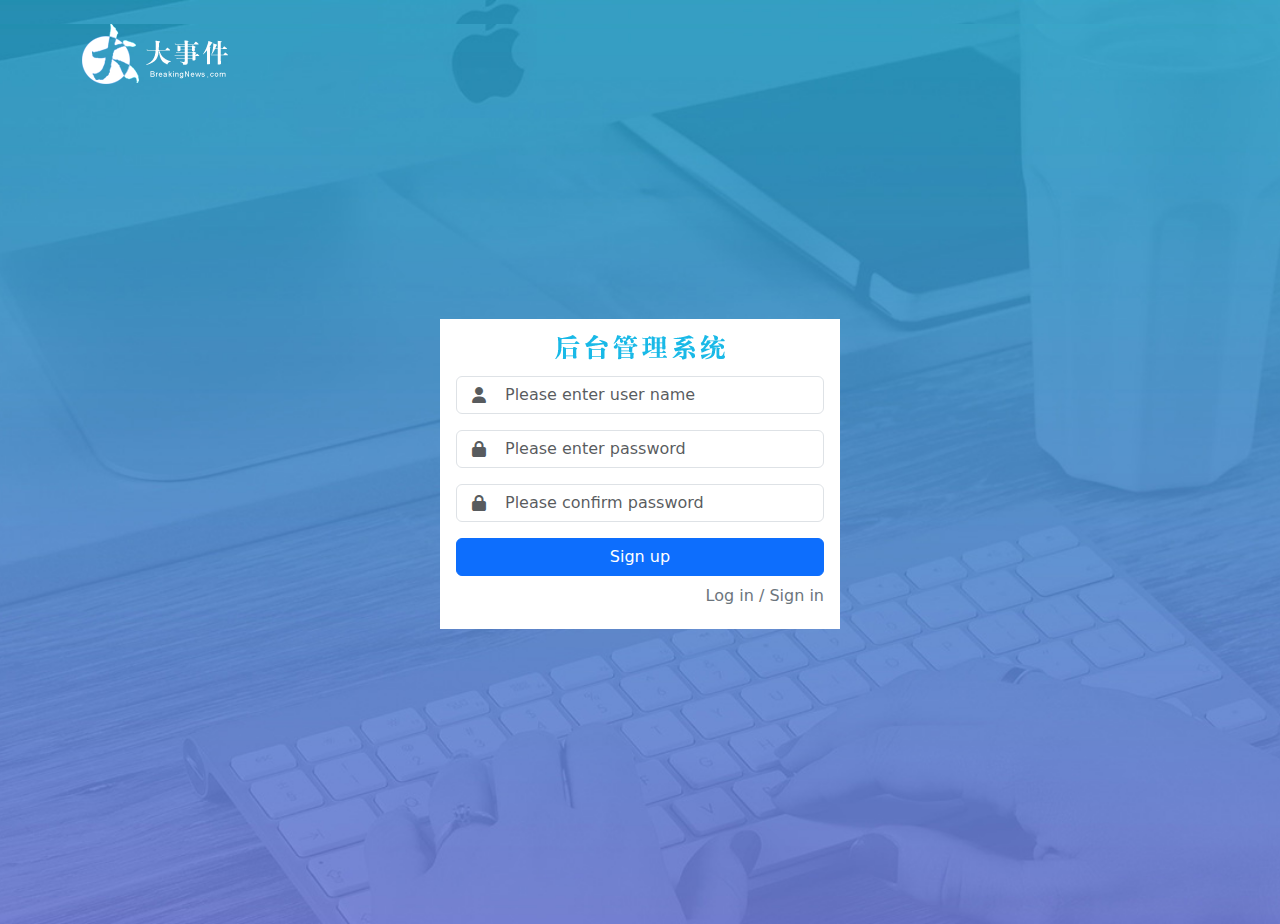
<file: login.html>
<!DOCTYPE html>
<html lang="en">

<head>
    <meta charset="UTF-8">
    <meta name="viewport" content="width=device-width, initial-scale=1.0">
    <title>Big News</title>
    <link rel="stylesheet" href="/assets/css/login.css">
    <!-- 引入 Bootstrap 5 的 CSS -->
    <link href="https://cdn.jsdelivr.net/npm/bootstrap@5.3.0/dist/css/bootstrap.min.css" rel="stylesheet">
    <!-- 引入Font Awesome 的 CSS -->
    <link rel="stylesheet" href="https://cdnjs.cloudflare.com/ajax/libs/font-awesome/6.4.0/css/all.min.css">
   
</head>

<body>
    <!-- logo -->
    <div class="container mt-4"><img src="/assets/images/logo.png" alt="">
    </div>

    <!-- 内容区域 -->
    <!-- sign up form -->
    <form class=" mb-3 mt-4 mx-auto p-3" id="registerForm">
        <!-- <label for="" class="form-label">Name</label> -->
        <img src="/assets/images/login_title.png" alt="this is the title of the form" class="mx-auto mb-3  d-block">
        <!-- username -->
        <div class="position-relative">
            <input type="text" name="username" id="registerUsername" class="form-control mb-3 ps-5"
                placeholder="Please enter user name" autocomplete="off" aria-describedby="helpId" required
                 />
            <i class="fa-solid fa-user position-absolute top-50 start-0 translate-middle-y ms-3 text-muted"></i>
        </div>
        <!-- password -->
        <div class="position-relative">
            <input type="password" name="psd" id="registerPassword" class="form-control mb-3 ps-5"
                placeholder="Please enter password" aria-describedby="helpId" autocomplete="off" required
                 />
            <i class="fa-solid fa-lock position-absolute top-50 start-0 translate-middle-y ms-3 text-muted "></i>
        </div>
        <!-- password confirmation -->
        <div class="position-relative">
            <input type="password" name="psd" id="psd2" class="form-control mb-3 ps-5"
                placeholder="Please confirm password" aria-describedby="helpId" autocomplete="off" required
                 />
            <i class="fa-solid fa-lock position-absolute top-50 start-0 translate-middle-y ms-3 text-muted"></i>
        </div>

        <div class="d-grid mb-2">
            <button type="submit" class="btn btn-primary " id="btnSignUp">Sign up</button>
        </div>
        <div class="text-end">
            <a href="javascript:;" id="link_reg" class="text-decoration-none text-secondary">Log in /
                Sign in</a>
        </div>

    </form>
    <!--sign in  -->
    <!-- sign in form -->
    <form class="mb-3 mt-4 mx-auto p-3 d-none" id="loginForm">
        <!-- <label for="" class="form-label">Name</label> -->
        <img src="/assets/images/login_title.png" alt="this is the title of the form" class="mx-auto mb-3  d-block">
        <!-- username -->
        <div class="position-relative">
            <input type="text" name="username" id="loginUsername" class="form-control mb-3 ps-5"
                placeholder="Please enter user name" aria-describedby="helpId" autocomplete="off" required
                 />
            <i class="fa-solid fa-user position-absolute top-50 start-0 translate-middle-y ms-3 text-muted"></i>
        </div>
        <!-- password -->
        <div class="position-relative">
            <input type="password" name="password" id="loginPassword" class="form-control mb-3 ps-5"
                placeholder="Please enter password" aria-describedby="helpId" autocomplete="off" required
                />
            <i class="fa-solid fa-lock position-absolute top-50 start-0 translate-middle-y ms-3 text-muted "></i>
        </div>
        <!-- Button -->
        <div class="d-grid mb-2 " id="signGap">
            <button type="submit" class="btn btn-primary " id="btnSingIn">Sign in</button>
        </div>
        <!-- 右边切换链接 -->
        <div class="text-end">
            <a href="javascript:;" id="link_login" class="text-decoration-none text-secondary">Sign up</a>
        </div>

    </form>


    <!-- layui 的js -->
    <!-- <script src="/assets/lib/layui/layui.all.js"></script> -->
    <script src="https://cdn.jsdelivr.net/npm/bootstrap@5.3.0/dist/js/bootstrap.bundle.min.js"></script>
    <!-- 引入 jQuery 3.6.0（推荐稳定版） -->
    <script src="https://code.jquery.com/jquery-3.6.0.min.js"></script>
    <!-- 自己写的javascript -->
    <script src="/assets/js/login.js"></script>
    

</body>

</html>
</file>
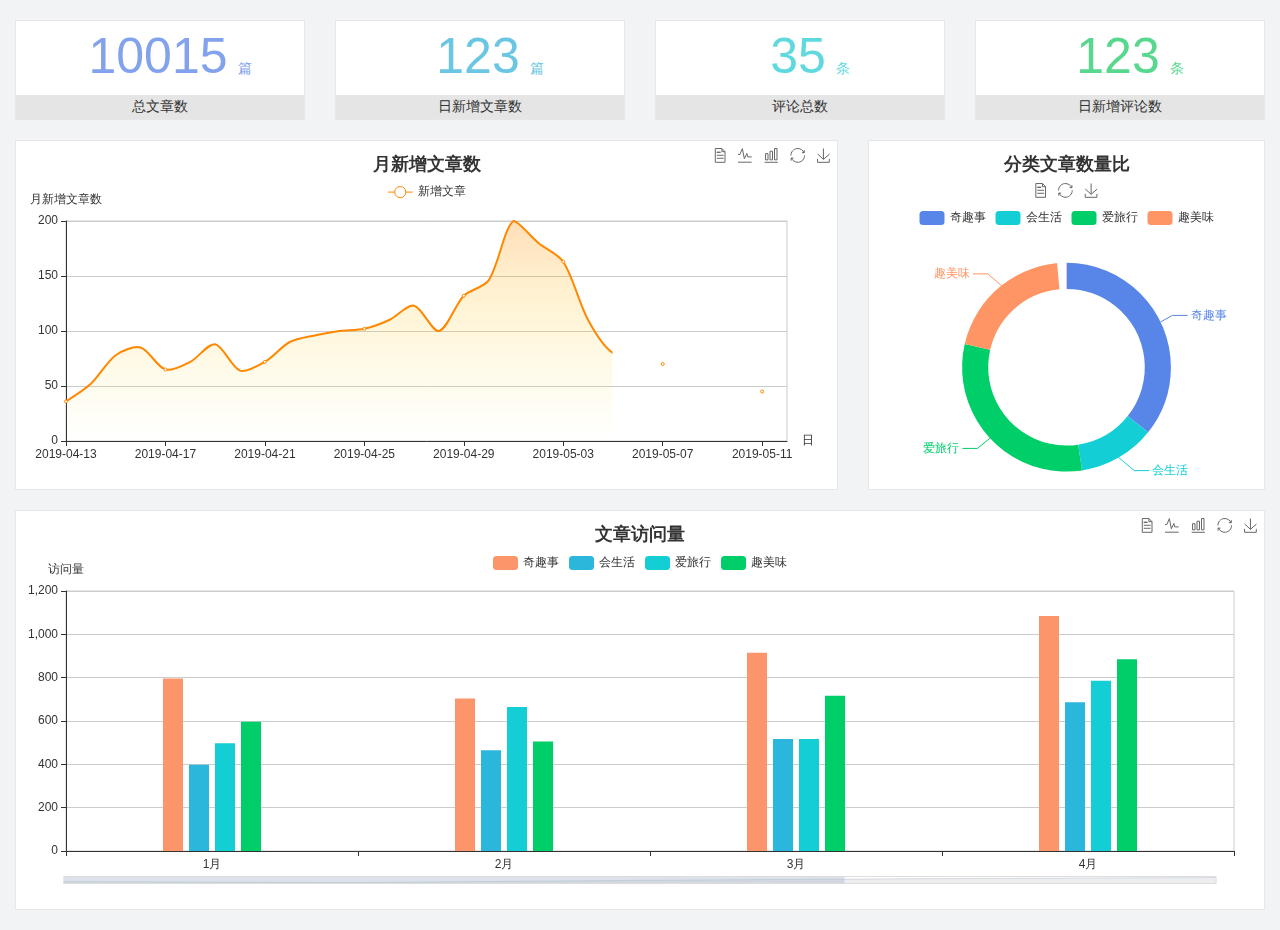
<file: home/dashboard.html>
<!DOCTYPE html>
<html lang="en">

<head>
  <meta charset="UTF-8">
  <meta name="viewport" content="width=device-width, initial-scale=1.0">
  <meta http-equiv="X-UA-Compatible" content="ie=edge">
  <title>图表统计</title>
  <link rel="stylesheet" href="../../assets/lib/bootstrap.css" />
  <link rel="stylesheet" href="../../assets/lib/main.css" />
  <script src="../../assets/lib/jquery.js"></script>
  <script type="text/javascript" src="../../assets/lib/echarts.min.js"></script>
</head>

<body>
  <div class="container-fluid">
    <div class="row spannel_list">
      <div class="col-sm-3 col-xs-6">
        <div class="spannel">
          <em>10015</em><span>篇</span>
          <b>总文章数</b>
        </div>
      </div>
      <div class="col-sm-3 col-xs-6">
        <div class="spannel scolor01">
          <em>123</em><span>篇</span>
          <b>日新增文章数</b>
        </div>
      </div>
      <div class="col-sm-3 col-xs-6">
        <div class="spannel scolor02">
          <em>35</em><span>条</span>
          <b>评论总数</b>
        </div>
      </div>
      <div class="col-sm-3 col-xs-6">
        <div class="spannel scolor03">
          <em>123</em><span>条</span>
          <b>日新增评论数</b>
        </div>
      </div>
    </div>
  </div>

  <div class="container-fluid">
    <div class="row curve-pie">
      <div class="col-lg-8 col-md-8">
        <div class="gragh_pannel" id="curve_show"></div>
      </div>
      <div class="col-lg-4 col-md-4">
        <div class="gragh_pannel" id="pie_show"></div>
      </div>
    </div>
  </div>

  <div class="container-fluid">
    <div class="column_pannel" id="column_show"></div>
  </div>

  <script>
    var oChart = echarts.init(document.getElementById('curve_show'));
    var aList_all = [
      { 'count': 36, 'date': '2019-04-13' },
      { 'count': 52, 'date': '2019-04-14' },
      { 'count': 78, 'date': '2019-04-15' },
      { 'count': 85, 'date': '2019-04-16' },
      { 'count': 65, 'date': '2019-04-17' },
      { 'count': 72, 'date': '2019-04-18' },
      { 'count': 88, 'date': '2019-04-19' },
      { 'count': 64, 'date': '2019-04-20' },
      { 'count': 72, 'date': '2019-04-21' },
      { 'count': 90, 'date': '2019-04-22' },
      { 'count': 96, 'date': '2019-04-23' },
      { 'count': 100, 'date': '2019-04-24' },
      { 'count': 102, 'date': '2019-04-25' },
      { 'count': 110, 'date': '2019-04-26' },
      { 'count': 123, 'date': '2019-04-27' },
      { 'count': 100, 'date': '2019-04-28' },
      { 'count': 132, 'date': '2019-04-29' },
      { 'count': 146, 'date': '2019-04-30' },
      { 'count': 200, 'date': '2019-05-01' },
      { 'count': 180, 'date': '2019-05-02' },
      { 'count': 163, 'date': '2019-05-03' },
      { 'count': 110, 'date': '2019-05-04' },
      { 'count': 80, 'date': '2019-05-05' },
      { 'count': 82, 'date': '2019-05-06' },
      { 'count': 70, 'date': '2019-05-07' },
      { 'count': 65, 'date': '2019-05-08' },
      { 'count': 54, 'date': '2019-05-09' },
      { 'count': 40, 'date': '2019-05-10' },
      { 'count': 45, 'date': '2019-05-11' },
      { 'count': 38, 'date': '2019-05-12' },
    ];

    let aCount = [];
    let aDate = [];

    for (var i = 0; i < aList_all.length; i++) {
      aCount.push(aList_all[i].count);
      aDate.push(aList_all[i].date);
    }

    var chartopt = {
      title: {
        text: '月新增文章数',
        left: 'center',
        top: '10'
      },
      tooltip: {
        trigger: 'axis'
      },
      legend: {
        data: ['新增文章'],
        top: '40'
      },
      toolbox: {
        show: true,
        feature: {
          mark: { show: true },
          dataView: { show: true, readOnly: false },
          magicType: { show: true, type: ['line', 'bar'] },
          restore: { show: true },
          saveAsImage: { show: true }
        }
      },
      calculable: true,
      xAxis: [
        {
          name: '日',
          type: 'category',
          boundaryGap: false,
          data: aDate
        }
      ],
      yAxis: [
        {
          name: '月新增文章数',
          type: 'value'
        }
      ],
      series: [
        {
          name: '新增文章',
          type: 'line',
          smooth: true,
          itemStyle: { normal: { areaStyle: { type: 'default' }, color: '#f80' }, lineStyle: { color: '#f80' } },
          data: aCount
        }],
      areaStyle: {
        normal: {
          color: new echarts.graphic.LinearGradient(0, 0, 0, 1, [{
            offset: 0,
            color: 'rgba(255,136,0,0.39)'
          }, {
            offset: .34,
            color: 'rgba(255,180,0,0.25)'
          }, {
            offset: 1,
            color: 'rgba(255,222,0,0.00)'
          }])

        }
      },
      grid: {
        show: true,
        x: 50,
        x2: 50,
        y: 80,
        height: 220
      }
    };

    oChart.setOption(chartopt);


    var oPie = echarts.init(document.getElementById('pie_show'));
    var oPieopt =
    {
      title: {
        top: 10,
        text: '分类文章数量比',
        x: 'center'
      },
      tooltip: {
        trigger: 'item',
        formatter: "{a} <br/>{b} : {c} ({d}%)"
      },
      color: ['#5885e8', '#13cfd5', '#00ce68', '#ff9565'],
      legend: {
        x: 'center',
        top: 65,
        data: ['奇趣事', '会生活', '爱旅行', '趣美味']
      },
      toolbox: {
        show: true,
        x: 'center',
        top: 35,
        feature: {
          mark: { show: true },
          dataView: { show: true, readOnly: false },
          magicType: {
            show: true,
            type: ['pie', 'funnel'],
            option: {
              funnel: {
                x: '25%',
                width: '50%',
                funnelAlign: 'left',
                max: 1548
              }
            }
          },
          restore: { show: true },
          saveAsImage: { show: true }
        }
      },
      calculable: true,
      series: [
        {
          name: '访问来源',
          type: 'pie',
          radius: ['45%', '60%'],
          center: ['50%', '65%'],
          data: [
            { value: 300, name: '奇趣事' },
            { value: 100, name: '会生活' },
            { value: 260, name: '爱旅行' },
            { value: 180, name: '趣美味' }
          ]
        }
      ]
    };
    oPie.setOption(oPieopt);



    var oColumn = this.echarts.init(document.getElementById('column_show'));
    var oColumnopt =
    {
      title: {
        text: '文章访问量',
        left: 'center',
        top: '10'
      },
      tooltip: {
        trigger: 'axis'
      },
      legend: {
        data: ['奇趣事', '会生活', '爱旅行', '趣美味'],
        top: '40'
      },
      toolbox: {
        show: true,
        feature: {
          mark: { show: true },
          dataView: { show: true, readOnly: false },
          magicType: { show: true, type: ['line', 'bar'] },
          restore: { show: true },
          saveAsImage: { show: true }
        }
      },
      calculable: true,
      xAxis: [
        {
          type: 'category',
          data: ['1月', '2月', '3月', '4月', '5月']
        }
      ],
      yAxis: [
        {
          name: '访问量',
          type: 'value'
        }
      ],
      series: [
        {
          name: '奇趣事',
          type: 'bar',
          barWidth: 20,
          itemStyle: {
            normal: { areaStyle: { type: 'default' }, color: '#fd956a' }
          },
          data: [800, 708, 920, 1090, 1200]
        },
        {
          name: '会生活',
          type: 'bar',
          barWidth: 20,
          itemStyle: {
            normal: { areaStyle: { type: 'default' }, color: '#2bb6db' }
          },
          data: [400, 468, 520, 690, 800]
        },
        {
          name: '爱旅行',
          type: 'bar',
          barWidth: 20,
          itemStyle: {
            normal: { areaStyle: { type: 'default' }, color: '#13cfd5' }
          },
          data: [500, 668, 520, 790, 900]
        },
        {
          name: '趣美味',
          type: 'bar',
          barWidth: 20,
          itemStyle: {
            normal: { areaStyle: { type: 'default' }, color: '#00ce68' }
          },
          data: [600, 508, 720, 890, 1000]
        }
      ],
      grid: {
        show: true,
        x: 50,
        x2: 30,
        y: 80,
        height: 260
      },
      dataZoom: [//给x轴设置滚动条
        {
          start: 0,//默认为0
          end: 100 - 1000 / 31,//默认为100
          type: 'slider',
          show: true,
          xAxisIndex: [0],
          handleSize: 0,//滑动条的 左右2个滑动条的大小
          height: 8,//组件高度
          left: 45, //左边的距离
          right: 50,//右边的距离
          bottom: 26,//右边的距离
          handleColor: '#ddd',//h滑动图标的颜色
          handleStyle: {
            borderColor: "#cacaca",
            borderWidth: "1",
            shadowBlur: 2,
            background: "#ddd",
            shadowColor: "#ddd",
          }
        }]
    };
    oColumn.setOption(oColumnopt);
  </script>
</body>

</html>
</file>
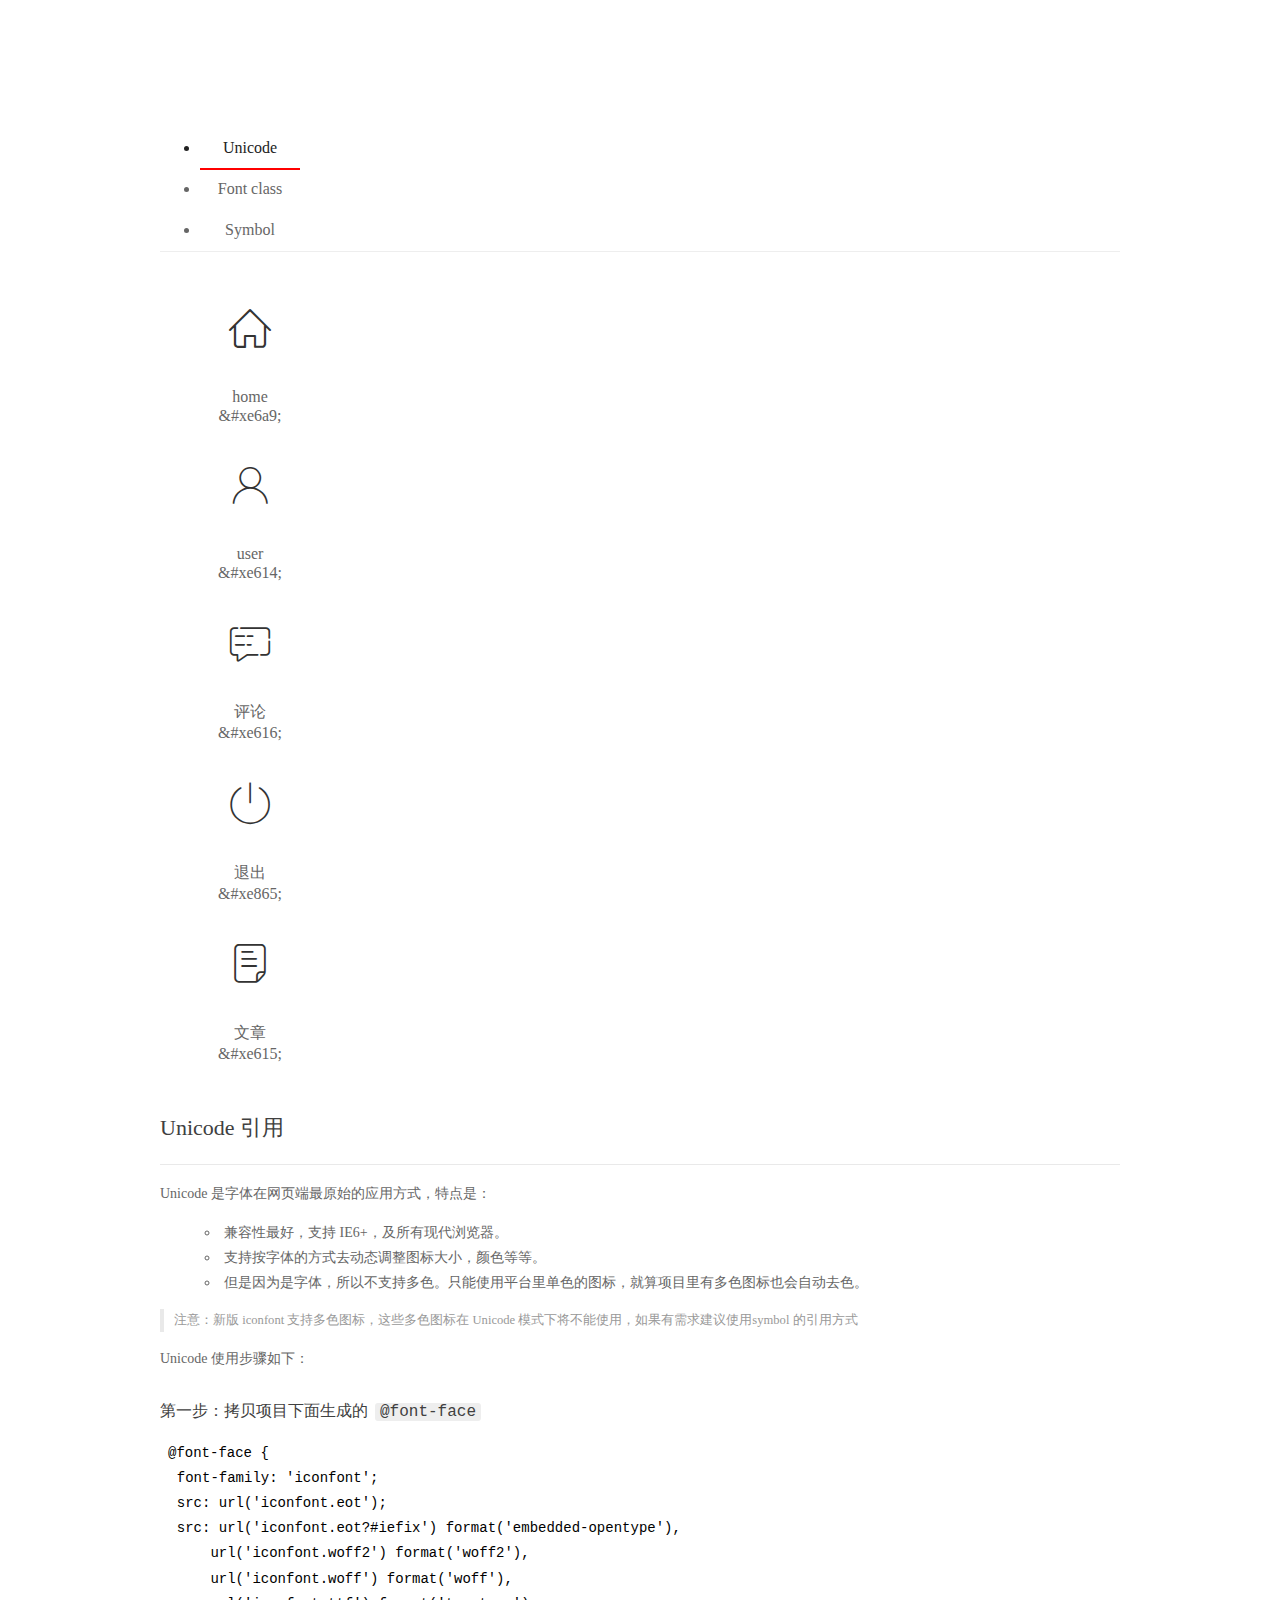
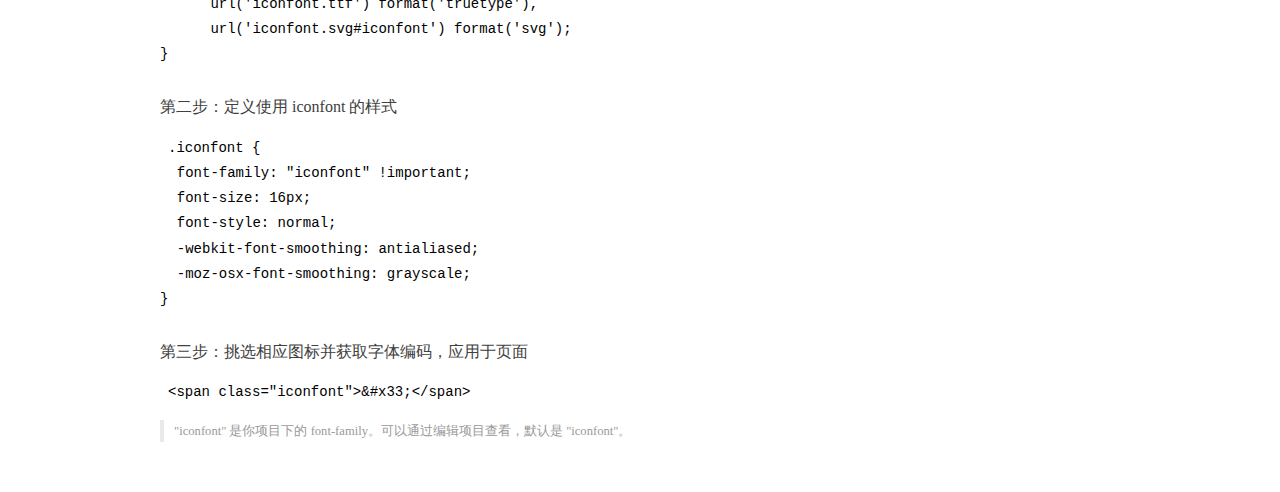
<file: assets/fonts/demo_index.html>
<!DOCTYPE html>
<html>
<head>
  <meta charset="utf-8"/>
  <title>IconFont Demo</title>
  <link rel="shortcut icon" href="https://gtms04.alicdn.com/tps/i4/TB1_oz6GVXXXXaFXpXXJDFnIXXX-64-64.ico" type="image/x-icon"/>
  <link rel="stylesheet" href="https://g.alicdn.com/thx/cube/1.3.2/cube.min.css">
  <link rel="stylesheet" href="demo.css">
  <link rel="stylesheet" href="iconfont.css">
  <script src="iconfont.js"></script>
  <!-- jQuery -->
  <script src="https://a1.alicdn.com/oss/uploads/2018/12/26/7bfddb60-08e8-11e9-9b04-53e73bb6408b.js"></script>
  <!-- 代码高亮 -->
  <script src="https://a1.alicdn.com/oss/uploads/2018/12/26/a3f714d0-08e6-11e9-8a15-ebf944d7534c.js"></script>
</head>
<body>
  <div class="main">
    <h1 class="logo"><a href="https://www.iconfont.cn/" title="iconfont 首页" target="_blank">&#xe86b;</a></h1>
    <div class="nav-tabs">
      <ul id="tabs" class="dib-box">
        <li class="dib active"><span>Unicode</span></li>
        <li class="dib"><span>Font class</span></li>
        <li class="dib"><span>Symbol</span></li>
      </ul>
      
    </div>
    <div class="tab-container">
      <div class="content unicode" style="display: block;">
          <ul class="icon_lists dib-box">
          
            <li class="dib">
              <span class="icon iconfont">&#xe6a9;</span>
                <div class="name">home</div>
                <div class="code-name">&amp;#xe6a9;</div>
              </li>
          
            <li class="dib">
              <span class="icon iconfont">&#xe614;</span>
                <div class="name">user</div>
                <div class="code-name">&amp;#xe614;</div>
              </li>
          
            <li class="dib">
              <span class="icon iconfont">&#xe616;</span>
                <div class="name">评论</div>
                <div class="code-name">&amp;#xe616;</div>
              </li>
          
            <li class="dib">
              <span class="icon iconfont">&#xe865;</span>
                <div class="name">退出</div>
                <div class="code-name">&amp;#xe865;</div>
              </li>
          
            <li class="dib">
              <span class="icon iconfont">&#xe615;</span>
                <div class="name">文章</div>
                <div class="code-name">&amp;#xe615;</div>
              </li>
          
          </ul>
          <div class="article markdown">
          <h2 id="unicode-">Unicode 引用</h2>
          <hr>

          <p>Unicode 是字体在网页端最原始的应用方式，特点是：</p>
          <ul>
            <li>兼容性最好，支持 IE6+，及所有现代浏览器。</li>
            <li>支持按字体的方式去动态调整图标大小，颜色等等。</li>
            <li>但是因为是字体，所以不支持多色。只能使用平台里单色的图标，就算项目里有多色图标也会自动去色。</li>
          </ul>
          <blockquote>
            <p>注意：新版 iconfont 支持多色图标，这些多色图标在 Unicode 模式下将不能使用，如果有需求建议使用symbol 的引用方式</p>
          </blockquote>
          <p>Unicode 使用步骤如下：</p>
          <h3 id="-font-face">第一步：拷贝项目下面生成的 <code>@font-face</code></h3>
<pre><code class="language-css"
>@font-face {
  font-family: 'iconfont';
  src: url('iconfont.eot');
  src: url('iconfont.eot?#iefix') format('embedded-opentype'),
      url('iconfont.woff2') format('woff2'),
      url('iconfont.woff') format('woff'),
      url('iconfont.ttf') format('truetype'),
      url('iconfont.svg#iconfont') format('svg');
}
</code></pre>
          <h3 id="-iconfont-">第二步：定义使用 iconfont 的样式</h3>
<pre><code class="language-css"
>.iconfont {
  font-family: "iconfont" !important;
  font-size: 16px;
  font-style: normal;
  -webkit-font-smoothing: antialiased;
  -moz-osx-font-smoothing: grayscale;
}
</code></pre>
          <h3 id="-">第三步：挑选相应图标并获取字体编码，应用于页面</h3>
<pre>
<code class="language-html"
>&lt;span class="iconfont"&gt;&amp;#x33;&lt;/span&gt;
</code></pre>
          <blockquote>
            <p>"iconfont" 是你项目下的 font-family。可以通过编辑项目查看，默认是 "iconfont"。</p>
          </blockquote>
          </div>
      </div>
      <div class="content font-class">
        <ul class="icon_lists dib-box">
          
          <li class="dib">
            <span class="icon iconfont icon-home"></span>
            <div class="name">
              home
            </div>
            <div class="code-name">.icon-home
            </div>
          </li>
          
          <li class="dib">
            <span class="icon iconfont icon-user"></span>
            <div class="name">
              user
            </div>
            <div class="code-name">.icon-user
            </div>
          </li>
          
          <li class="dib">
            <span class="icon iconfont icon-pinglun"></span>
            <div class="name">
              评论
            </div>
            <div class="code-name">.icon-pinglun
            </div>
          </li>
          
          <li class="dib">
            <span class="icon iconfont icon-tuichu"></span>
            <div class="name">
              退出
            </div>
            <div class="code-name">.icon-tuichu
            </div>
          </li>
          
          <li class="dib">
            <span class="icon iconfont icon-16"></span>
            <div class="name">
              文章
            </div>
            <div class="code-name">.icon-16
            </div>
          </li>
          
        </ul>
        <div class="article markdown">
        <h2 id="font-class-">font-class 引用</h2>
        <hr>

        <p>font-class 是 Unicode 使用方式的一种变种，主要是解决 Unicode 书写不直观，语意不明确的问题。</p>
        <p>与 Unicode 使用方式相比，具有如下特点：</p>
        <ul>
          <li>兼容性良好，支持 IE8+，及所有现代浏览器。</li>
          <li>相比于 Unicode 语意明确，书写更直观。可以很容易分辨这个 icon 是什么。</li>
          <li>因为使用 class 来定义图标，所以当要替换图标时，只需要修改 class 里面的 Unicode 引用。</li>
          <li>不过因为本质上还是使用的字体，所以多色图标还是不支持的。</li>
        </ul>
        <p>使用步骤如下：</p>
        <h3 id="-fontclass-">第一步：引入项目下面生成的 fontclass 代码：</h3>
<pre><code class="language-html">&lt;link rel="stylesheet" href="./iconfont.css"&gt;
</code></pre>
        <h3 id="-">第二步：挑选相应图标并获取类名，应用于页面：</h3>
<pre><code class="language-html">&lt;span class="iconfont icon-xxx"&gt;&lt;/span&gt;
</code></pre>
        <blockquote>
          <p>"
            iconfont" 是你项目下的 font-family。可以通过编辑项目查看，默认是 "iconfont"。</p>
        </blockquote>
      </div>
      </div>
      <div class="content symbol">
          <ul class="icon_lists dib-box">
          
            <li class="dib">
                <svg class="icon svg-icon" aria-hidden="true">
                  <use xlink:href="#icon-home"></use>
                </svg>
                <div class="name">home</div>
                <div class="code-name">#icon-home</div>
            </li>
          
            <li class="dib">
                <svg class="icon svg-icon" aria-hidden="true">
                  <use xlink:href="#icon-user"></use>
                </svg>
                <div class="name">user</div>
                <div class="code-name">#icon-user</div>
            </li>
          
            <li class="dib">
                <svg class="icon svg-icon" aria-hidden="true">
                  <use xlink:href="#icon-pinglun"></use>
                </svg>
                <div class="name">评论</div>
                <div class="code-name">#icon-pinglun</div>
            </li>
          
            <li class="dib">
                <svg class="icon svg-icon" aria-hidden="true">
                  <use xlink:href="#icon-tuichu"></use>
                </svg>
                <div class="name">退出</div>
                <div class="code-name">#icon-tuichu</div>
            </li>
          
            <li class="dib">
                <svg class="icon svg-icon" aria-hidden="true">
                  <use xlink:href="#icon-16"></use>
                </svg>
                <div class="name">文章</div>
                <div class="code-name">#icon-16</div>
            </li>
          
          </ul>
          <div class="article markdown">
          <h2 id="symbol-">Symbol 引用</h2>
          <hr>

          <p>这是一种全新的使用方式，应该说这才是未来的主流，也是平台目前推荐的用法。相关介绍可以参考这篇<a href="">文章</a>
            这种用法其实是做了一个 SVG 的集合，与另外两种相比具有如下特点：</p>
          <ul>
            <li>支持多色图标了，不再受单色限制。</li>
            <li>通过一些技巧，支持像字体那样，通过 <code>font-size</code>, <code>color</code> 来调整样式。</li>
            <li>兼容性较差，支持 IE9+，及现代浏览器。</li>
            <li>浏览器渲染 SVG 的性能一般，还不如 png。</li>
          </ul>
          <p>使用步骤如下：</p>
          <h3 id="-symbol-">第一步：引入项目下面生成的 symbol 代码：</h3>
<pre><code class="language-html">&lt;script src="./iconfont.js"&gt;&lt;/script&gt;
</code></pre>
          <h3 id="-css-">第二步：加入通用 CSS 代码（引入一次就行）：</h3>
<pre><code class="language-html">&lt;style&gt;
.icon {
  width: 1em;
  height: 1em;
  vertical-align: -0.15em;
  fill: currentColor;
  overflow: hidden;
}
&lt;/style&gt;
</code></pre>
          <h3 id="-">第三步：挑选相应图标并获取类名，应用于页面：</h3>
<pre><code class="language-html">&lt;svg class="icon" aria-hidden="true"&gt;
  &lt;use xlink:href="#icon-xxx"&gt;&lt;/use&gt;
&lt;/svg&gt;
</code></pre>
          </div>
      </div>

    </div>
  </div>
  <script>
  $(document).ready(function () {
      $('.tab-container .content:first').show()

      $('#tabs li').click(function (e) {
        var tabContent = $('.tab-container .content')
        var index = $(this).index()

        if ($(this).hasClass('active')) {
          return
        } else {
          $('#tabs li').removeClass('active')
          $(this).addClass('active')

          tabContent.hide().eq(index).fadeIn()
        }
      })
    })
  </script>
</body>
</html>
</file>
<file: assets/css/login.css>
html,body{
    margin: 0;
    padding: 0;
    height: 100%;
    /* width: 100%; */
    /* overflow: hidden; */
    background: url('/assets/images/login_bg.jpg') no-repeat center;
    background-size:cover ;
}
form{
    width: 400px;
    height: 310px;
    background-color: #fff;
    position: absolute;
    top: 50%;
    left: 50%;
    transform: translate(-50%, -50%);
    z-index: 1;
}
.h-100dvh {
    height: 100dvh;
  }
form #signGap{
    margin-top: 4.3rem;
}
</file>
<file: assets/lib/main.css>
body{
    font-family:'MicroSoft YaHei';
    background-color: #f2f3f5;
}
.main_wrap{
    position:fixed;
    width:100%;
    height:100%;
    left:0px;
    top:0px;
    background:url('../images/login_bg.jpg'); 
    background-size:100% 100%; 
  }
.header{
    width:1200px;
    overflow: hidden;
    margin:20px auto 0;
}
.heade .logo{
    float: left;
}
.header .copyright{
    float:right;
    font-size:12px;
    color:#fff;
    text-align:right;
    line-height:20px;
    margin-top:10px;
}
.login_form_con{
    position:absolute;
    left:50%;
    top:50%;
    margin-left:-200px;
    margin-top:-155px;
    width:400px;
    height:310px;
    background-color: #edeff0;
}

.login_form{
    position: relative;
}

.login_form .icon-user{
    position:absolute;
    font-size:16px;
    color:#999;
    left:46px;
    top:12px;
}
.login_form .icon-key{
    position:absolute;
    font-size:18px;
    color:#999;
    left:46px;
    top:78px;
}
.login_title{
    height:60px;
    background:url('../images/login_title.png') center center no-repeat #fff;
}
.input_txt,.input_pass,.input_sub{
    display:block;
    width:334px;
    height:37px;
    padding:0px;
    text-indent:40px;
    border:1px solid #ddd;
    margin:27px auto 0;
    outline:none;
}
.input_sub{
    margin-top:40px;
    height:42px;
    background-color: #19b9e7;
    text-indent:0px;
    font-size:18px;
    color:#fff;
    cursor: pointer;
}
.input_sub:hover{
    background-color: #08a0cc;
}

.sider{
    position:fixed;
    left:0;
    top:0;
    bottom:0;
    width:210px;
    background-color: #323745;
}
.sider .logo{
    display:block;
    height:56px;
    background-color: #242732;
    overflow: hidden;
}
.sider .logo img{
    display:block;
    margin:6px auto 0;
}
.user_info{
    height:79px;
    border-bottom:1px solid #5a5e6b;
}

.user_info img{
    float: left;
    width:40px;
    height:40px;
    border-radius:20px;
    margin:19px 0 0 30px;
}
.user_info span{
    float: left;
    width:120px;
    font-size:12px;
    color:#fff;
    margin:23px 0 0 20px;
}
.user_info b{
    float: left;
    width: 120px;
    font-weight:normal;
    font-size:12px;
    color:#adafb5;
    margin:2px 0 0 20px;
}

.menu .level01{
    height:50px;
    line-height:50px;
}
.menu .level01 a{
    display:block;
    height:50px;
    font-size:12px;
    color:#adafb5;
    overflow: hidden;
}
.menu .level01.active a{
    background-color: #1378f0;
    color:#fff;
}
.menu .level01.active i{
    color:#fff;
}

.menu .level01 a:hover{
    background-color: #1378f0;
    color:#fff;
}
.menu .level01 a:hover i{
    color:#fff;
}
.menu .level01 i{
    color:#61646f;
    font-size:22px;
    float: left;
    margin-left:26px;
}
.menu .level01 span{
    float: left;
    margin-left:10px;
}
.menu .level01 b{
    float: right;
    margin-right:20px;
    font-weight:normal;
    transform:rotate(90deg);
    transition:all 500ms ease;
}

.menu .level01 .rotate0{
    transform:rotate(0deg);
}

.menu .level02{
    background: #242732;
    display:none;
}


.menu .level02 li{
    height:40px;
    line-height:40px;
}
.menu .level02 li a{
    display:block;
    height:40px;
    font-size:12px;
    color:#adafb5;
    overflow: hidden;
}

.menu .level02 li a:hover{
    background-color: #1378f0;
    color:#fff;
}

.menu .level02 li i{
    font-size:12px;
    float: left;
    margin-left:60px;
}
.menu .level02 li span{
    font-size:12px;
    float: left;
    margin-left:5px;
}

.menu .level02 .active a{
    color:#ffae00;
}

.header_bar{
    position:fixed;
    left:210px;
    right:0;
    top:0;
    height:56px;
    background-color: #fff;
}

.main{
    position:fixed;
    left:210px;
    top:56px;
    right:0;
    bottom:0;
    background-color: #f2f3f5;
}

.search_form{
    width:218px;
    height:33px;
    border:1px solid #ddd;
    background-color: #f2f3f5;
    border-radius:16px;
    float: left;
    margin:12px 0 0 27px;
}

.search_form input{
    padding:0px;
    margin:0px;
    border:0px;
    float: left;
    background-color: #f2f3f5;
    font-size:12px;
    width:175px;
    height:31px;
    margin-left:12px;
    outline:none;
   
}

.search_form .icon-search{
    line-height:33px;
    cursor: pointer;
    font-size:18px;
    color:#abaebb;
}
.user_center_link{
    float:right;

}
.user_center_link a{
    line-height:56px;
    font-size:12px;
    color:#999;
    margin-right:15px;
}
.user_center_link a:hover{
    color:#ffae00
}

.user_center_link img{
    width:42px;
    height:42px;
    border-radius:32px;
    margin-right:10px;
}

.spannel_list{
    margin-top:20px;
}

.spannel{
	height:100px;
	overflow:hidden;
	text-align:center;
    position:relative;
    background-color: #fff;
    border:1px solid #e7e7e9;
    margin-bottom:20px;
}

.spannel em{
    font-style:normal;
	font-size:50px;
	line-height:50px;
	display:inline-block;
	margin:10px 0 0 20px;
	font-family:'Arial';
	color:#83a2ed;
}

.spannel span{
	font-size:14px;
	display:inline-block;
	color:#83a2ed;
	margin-left:10px;
}

.spannel b{
	position:absolute;
	left:0;
	bottom:0;
	width:100%;
	line-height:24px;
	background:#e5e5e5;
	color:#333;
	font-size:14px;
	font-weight:normal;
}

.scolor01 em,.scolor01 span{
	color:#6ac6e2;
}

.scolor02 em,.scolor02 span{
	color:#5fd9de;
}

.scolor03 em,.scolor03 span{
	color:#58d88e;
}


.gragh_pannel{
    height:350px;
    border:1px solid #e7e7e9;
    background-color: #fff!important; 
    margin-bottom:20px;  
}

.column_pannel{
    margin-bottom:20px;
    height:400px;
    border:1px solid #e7e7e9;
    background-color: #fff!important;   
}

.common_title{
    line-height:42px;
    background-color: #fbfbfb;
    border:1px solid #e7e7e9;
    margin-top:20px;
    text-indent: 15px;
    font-size:14px;
    color:#333;
}

.common_con{
    border:1px solid #e7e7e9;
    border-top:0px;
    background-color: #fff;
    padding-bottom:20px;
    margin-bottom:20px;
}
.opt_btns{
    margin-top:20px;
}

.mp20{
    margin-top:20px;
}

.pagination{   
   margin:0;
}

.article_form{
    margin-top:20px;
}

.form-group{
    margin-bottom:25px;
}

.form-group label{
    font-weight:normal;
    color:#666;
}

.icon-icondate{
    line-height:16px;
}

.user_pic{
    width:100px;
    height:100px;
    margin-bottom:10px;
}

.article_cover{
    width:200px;
    height:200px;
    margin-bottom:10px;
}
</file>
<file: assets/fonts/demo.css>
/* Logo 字体 */
@font-face {
  font-family: "iconfont logo";
  src: url('https://at.alicdn.com/t/font_985780_km7mi63cihi.eot?t=1545807318834');
  src: url('https://at.alicdn.com/t/font_985780_km7mi63cihi.eot?t=1545807318834#iefix') format('embedded-opentype'),
    url('https://at.alicdn.com/t/font_985780_km7mi63cihi.woff?t=1545807318834') format('woff'),
    url('https://at.alicdn.com/t/font_985780_km7mi63cihi.ttf?t=1545807318834') format('truetype'),
    url('https://at.alicdn.com/t/font_985780_km7mi63cihi.svg?t=1545807318834#iconfont') format('svg');
}

.logo {
  font-family: "iconfont logo";
  font-size: 160px;
  font-style: normal;
  -webkit-font-smoothing: antialiased;
  -moz-osx-font-smoothing: grayscale;
}

/* tabs */
.nav-tabs {
  position: relative;
}

.nav-tabs .nav-more {
  position: absolute;
  right: 0;
  bottom: 0;
  height: 42px;
  line-height: 42px;
  color: #666;
}

#tabs {
  border-bottom: 1px solid #eee;
}

#tabs li {
  cursor: pointer;
  width: 100px;
  height: 40px;
  line-height: 40px;
  text-align: center;
  font-size: 16px;
  border-bottom: 2px solid transparent;
  position: relative;
  z-index: 1;
  margin-bottom: -1px;
  color: #666;
}


#tabs .active {
  border-bottom-color: #f00;
  color: #222;
}

.tab-container .content {
  display: none;
}

/* 页面布局 */
.main {
  padding: 30px 100px;
  width: 960px;
  margin: 0 auto;
}

.main .logo {
  color: #333;
  text-align: left;
  margin-bottom: 30px;
  line-height: 1;
  height: 110px;
  margin-top: -50px;
  overflow: hidden;
  *zoom: 1;
}

.main .logo a {
  font-size: 160px;
  color: #333;
}

.helps {
  margin-top: 40px;
}

.helps pre {
  padding: 20px;
  margin: 10px 0;
  border: solid 1px #e7e1cd;
  background-color: #fffdef;
  overflow: auto;
}

.icon_lists {
  width: 100% !important;
  overflow: hidden;
  *zoom: 1;
}

.icon_lists li {
  width: 100px;
  margin-bottom: 10px;
  margin-right: 20px;
  text-align: center;
  list-style: none !important;
  cursor: default;
}

.icon_lists li .code-name {
  line-height: 1.2;
}

.icon_lists .icon {
  display: block;
  height: 100px;
  line-height: 100px;
  font-size: 42px;
  margin: 10px auto;
  color: #333;
  -webkit-transition: font-size 0.25s linear, width 0.25s linear;
  -moz-transition: font-size 0.25s linear, width 0.25s linear;
  transition: font-size 0.25s linear, width 0.25s linear;
}

.icon_lists .icon:hover {
  font-size: 100px;
}

.icon_lists .svg-icon {
  /* 通过设置 font-size 来改变图标大小 */
  width: 1em;
  /* 图标和文字相邻时，垂直对齐 */
  vertical-align: -0.15em;
  /* 通过设置 color 来改变 SVG 的颜色/fill */
  fill: currentColor;
  /* path 和 stroke 溢出 viewBox 部分在 IE 下会显示
      normalize.css 中也包含这行 */
  overflow: hidden;
}

.icon_lists li .name,
.icon_lists li .code-name {
  color: #666;
}

/* markdown 样式 */
.markdown {
  color: #666;
  font-size: 14px;
  line-height: 1.8;
}

.highlight {
  line-height: 1.5;
}

.markdown img {
  vertical-align: middle;
  max-width: 100%;
}

.markdown h1 {
  color: #404040;
  font-weight: 500;
  line-height: 40px;
  margin-bottom: 24px;
}

.markdown h2,
.markdown h3,
.markdown h4,
.markdown h5,
.markdown h6 {
  color: #404040;
  margin: 1.6em 0 0.6em 0;
  font-weight: 500;
  clear: both;
}

.markdown h1 {
  font-size: 28px;
}

.markdown h2 {
  font-size: 22px;
}

.markdown h3 {
  font-size: 16px;
}

.markdown h4 {
  font-size: 14px;
}

.markdown h5 {
  font-size: 12px;
}

.markdown h6 {
  font-size: 12px;
}

.markdown hr {
  height: 1px;
  border: 0;
  background: #e9e9e9;
  margin: 16px 0;
  clear: both;
}

.markdown p {
  margin: 1em 0;
}

.markdown>p,
.markdown>blockquote,
.markdown>.highlight,
.markdown>ol,
.markdown>ul {
  width: 80%;
}

.markdown ul>li {
  list-style: circle;
}

.markdown>ul li,
.markdown blockquote ul>li {
  margin-left: 20px;
  padding-left: 4px;
}

.markdown>ul li p,
.markdown>ol li p {
  margin: 0.6em 0;
}

.markdown ol>li {
  list-style: decimal;
}

.markdown>ol li,
.markdown blockquote ol>li {
  margin-left: 20px;
  padding-left: 4px;
}

.markdown code {
  margin: 0 3px;
  padding: 0 5px;
  background: #eee;
  border-radius: 3px;
}

.markdown strong,
.markdown b {
  font-weight: 600;
}

.markdown>table {
  border-collapse: collapse;
  border-spacing: 0px;
  empty-cells: show;
  border: 1px solid #e9e9e9;
  width: 95%;
  margin-bottom: 24px;
}

.markdown>table th {
  white-space: nowrap;
  color: #333;
  font-weight: 600;
}

.markdown>table th,
.markdown>table td {
  border: 1px solid #e9e9e9;
  padding: 8px 16px;
  text-align: left;
}

.markdown>table th {
  background: #F7F7F7;
}

.markdown blockquote {
  font-size: 90%;
  color: #999;
  border-left: 4px solid #e9e9e9;
  padding-left: 0.8em;
  margin: 1em 0;
}

.markdown blockquote p {
  margin: 0;
}

.markdown .anchor {
  opacity: 0;
  transition: opacity 0.3s ease;
  margin-left: 8px;
}

.markdown .waiting {
  color: #ccc;
}

.markdown h1:hover .anchor,
.markdown h2:hover .anchor,
.markdown h3:hover .anchor,
.markdown h4:hover .anchor,
.markdown h5:hover .anchor,
.markdown h6:hover .anchor {
  opacity: 1;
  display: inline-block;
}

.markdown>br,
.markdown>p>br {
  clear: both;
}


.hljs {
  display: block;
  background: white;
  padding: 0.5em;
  color: #333333;
  overflow-x: auto;
}

.hljs-comment,
.hljs-meta {
  color: #969896;
}

.hljs-string,
.hljs-variable,
.hljs-template-variable,
.hljs-strong,
.hljs-emphasis,
.hljs-quote {
  color: #df5000;
}

.hljs-keyword,
.hljs-selector-tag,
.hljs-type {
  color: #a71d5d;
}

.hljs-literal,
.hljs-symbol,
.hljs-bullet,
.hljs-attribute {
  color: #0086b3;
}

.hljs-section,
.hljs-name {
  color: #63a35c;
}

.hljs-tag {
  color: #333333;
}

.hljs-title,
.hljs-attr,
.hljs-selector-id,
.hljs-selector-class,
.hljs-selector-attr,
.hljs-selector-pseudo {
  color: #795da3;
}

.hljs-addition {
  color: #55a532;
  background-color: #eaffea;
}

.hljs-deletion {
  color: #bd2c00;
  background-color: #ffecec;
}

.hljs-link {
  text-decoration: underline;
}

/* 代码高亮 */
/* PrismJS 1.15.0
https://prismjs.com/download.html#themes=prism&languages=markup+css+clike+javascript */
/**
 * prism.js default theme for JavaScript, CSS and HTML
 * Based on dabblet (http://dabblet.com)
 * @author Lea Verou
 */
code[class*="language-"],
pre[class*="language-"] {
  color: black;
  background: none;
  text-shadow: 0 1px white;
  font-family: Consolas, Monaco, 'Andale Mono', 'Ubuntu Mono', monospace;
  text-align: left;
  white-space: pre;
  word-spacing: normal;
  word-break: normal;
  word-wrap: normal;
  line-height: 1.5;

  -moz-tab-size: 4;
  -o-tab-size: 4;
  tab-size: 4;

  -webkit-hyphens: none;
  -moz-hyphens: none;
  -ms-hyphens: none;
  hyphens: none;
}

pre[class*="language-"]::-moz-selection,
pre[class*="language-"] ::-moz-selection,
code[class*="language-"]::-moz-selection,
code[class*="language-"] ::-moz-selection {
  text-shadow: none;
  background: #b3d4fc;
}

pre[class*="language-"]::selection,
pre[class*="language-"] ::selection,
code[class*="language-"]::selection,
code[class*="language-"] ::selection {
  text-shadow: none;
  background: #b3d4fc;
}

@media print {

  code[class*="language-"],
  pre[class*="language-"] {
    text-shadow: none;
  }
}

/* Code blocks */
pre[class*="language-"] {
  padding: 1em;
  margin: .5em 0;
  overflow: auto;
}

:not(pre)>code[class*="language-"],
pre[class*="language-"] {
  background: #f5f2f0;
}

/* Inline code */
:not(pre)>code[class*="language-"] {
  padding: .1em;
  border-radius: .3em;
  white-space: normal;
}

.token.comment,
.token.prolog,
.token.doctype,
.token.cdata {
  color: slategray;
}

.token.punctuation {
  color: #999;
}

.namespace {
  opacity: .7;
}

.token.property,
.token.tag,
.token.boolean,
.token.number,
.token.constant,
.token.symbol,
.token.deleted {
  color: #905;
}

.token.selector,
.token.attr-name,
.token.string,
.token.char,
.token.builtin,
.token.inserted {
  color: #690;
}

.token.operator,
.token.entity,
.token.url,
.language-css .token.string,
.style .token.string {
  color: #9a6e3a;
  background: hsla(0, 0%, 100%, .5);
}

.token.atrule,
.token.attr-value,
.token.keyword {
  color: #07a;
}

.token.function,
.token.class-name {
  color: #DD4A68;
}

.token.regex,
.token.important,
.token.variable {
  color: #e90;
}

.token.important,
.token.bold {
  font-weight: bold;
}

.token.italic {
  font-style: italic;
}

.token.entity {
  cursor: help;
}
</file>
<file: assets/fonts/iconfont.css>
@font-face {font-family: "iconfont";
  src: url('iconfont.eot?t=1576139966484'); /* IE9 */
  src: url('iconfont.eot?t=1576139966484#iefix') format('embedded-opentype'), /* IE6-IE8 */
  url('[data-uri]') format('woff2'),
  url('iconfont.woff?t=1576139966484') format('woff'),
  url('iconfont.ttf?t=1576139966484') format('truetype'), /* chrome, firefox, opera, Safari, Android, iOS 4.2+ */
  url('iconfont.svg?t=1576139966484#iconfont') format('svg'); /* iOS 4.1- */
}

.iconfont {
  font-family: "iconfont" !important;
  font-size: 16px;
  font-style: normal;
  -webkit-font-smoothing: antialiased;
  -moz-osx-font-smoothing: grayscale;
}

.icon-home:before {
  content: "\e6a9";
}

.icon-user:before {
  content: "\e614";
}

.icon-pinglun:before {
  content: "\e616";
}

.icon-tuichu:before {
  content: "\e865";
}

.icon-16:before {
  content: "\e615";
}
</file>
